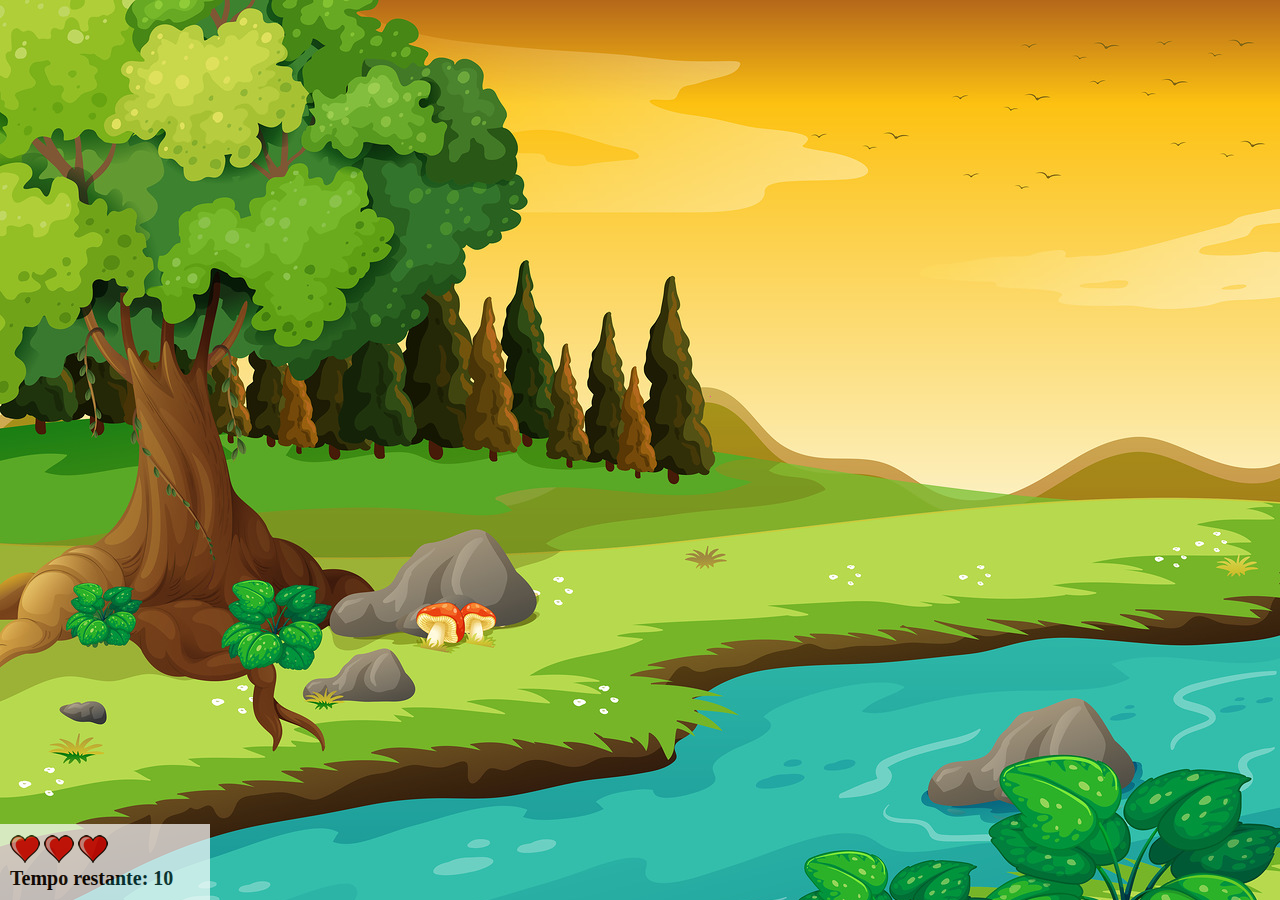
<file: index.html>
<!DOCTYPE html>
<html lang="en">
<head>
    <link rel="stylesheet" type="text/css" href="css/estilo.css">
    <meta charset="UTF-8">
    
    <meta name="viewport" content="width=device-width, initial-scale=1.0">
    <script src="scriptjogo.js"></script>
    <title>Joguinho Mata Mosquito</title>
    
</head>
<body onresize="redimencionatela()">

    <div class="painel">
        <div class="vidas">
            <img id="v1" src="imagens/coracao_cheio.png"/>
            <img id="v2" src="imagens/coracao_cheio.png"/>
            <img id="v3" src="imagens/coracao_cheio.png"/>
        </div>

        <div class="cronometro">Tempo restante: <span id="cronometro"></span></div>
    </div>
    
    <script>
        
        document.getElementById('cronometro').innerHTML = tempo

        var criaMosca = setInterval(function() {
            positionRandom()
        }, criaMosquitoTempo);
    </script>
</body>
</html>
</file>
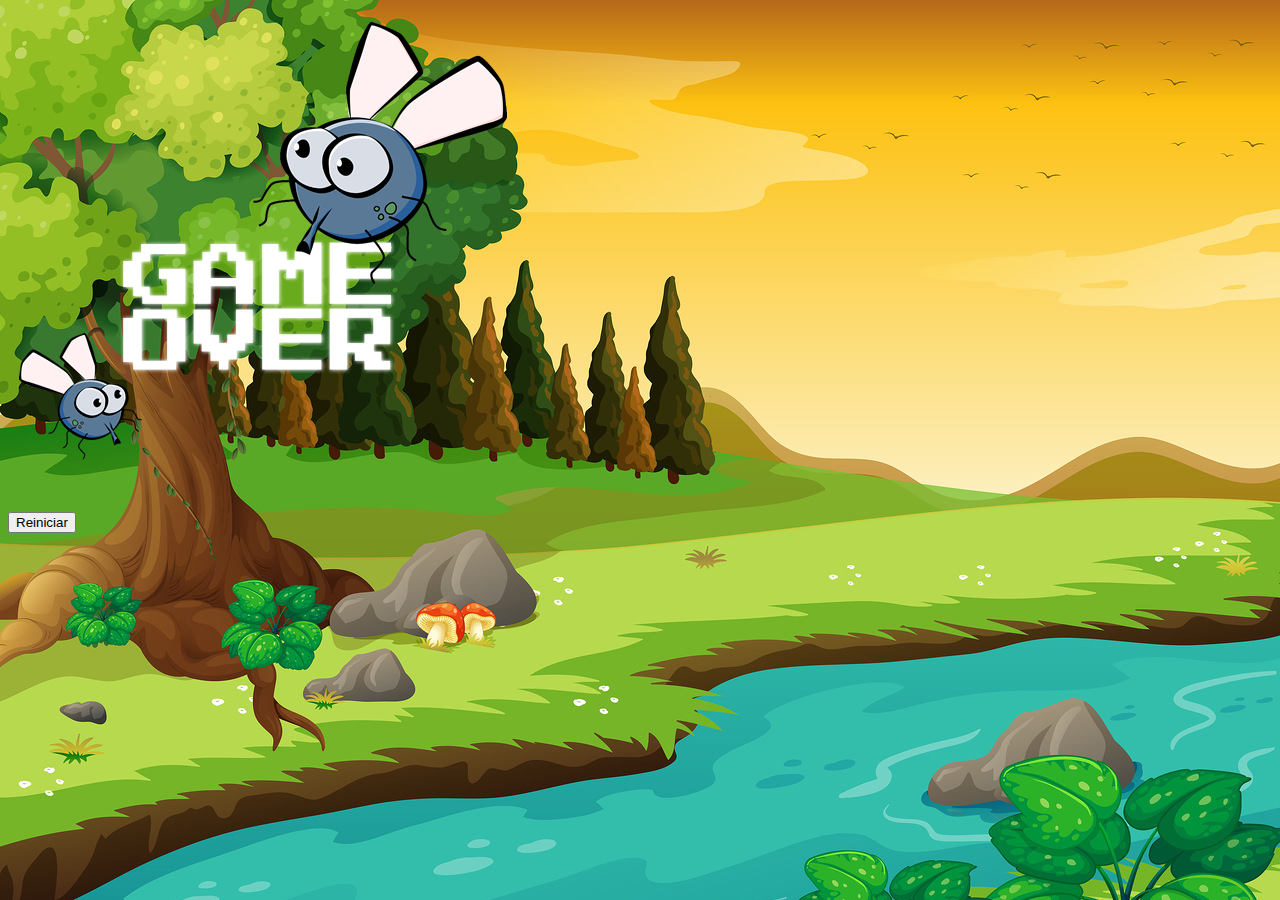
<file: gameover.html>
<!DOCTYPE html>
<html lang="en">
<head>
    <link rel="stylesheet" type="text/css" href="css/estilo.css">
    <meta charset="UTF-8">
    <link rel="stylesheet" href="https://stackpath.bootstrapcdn.com/bootstrap/4.5.0/css/bootstrap.min.css" integrity="sha384-9aIt2nRpC12Uk9gS9baDl411NQApFmC26EwAOH8WgZl5MYYxFfc+NcPb1dKGj7Sk" crossorigin="anonymous">
    <meta name="viewport" content="width=device-width, initial-scale=1.0">
    
    
    <title>GameOver</title>
</head>
<body>

    <div class="container">
        <div class="row">
            <div class="col">
                <div class="d-flex justify-content-center">
                    <img src="imagens/game_over.png"/>
                </div>
            </div>
        </div>
    </div>
    
    <div class="container">
        <div class="row">
            <div class="col">
                <div class="d-flex justify-content-center">
                    <button onclick="window.location.href='inicio.html'" type="button" class="btn btn-dark btn-lg">Reiniciar</button>
                </div>
            </div>
        </div>
    </div>

</body>
</html>
</file>
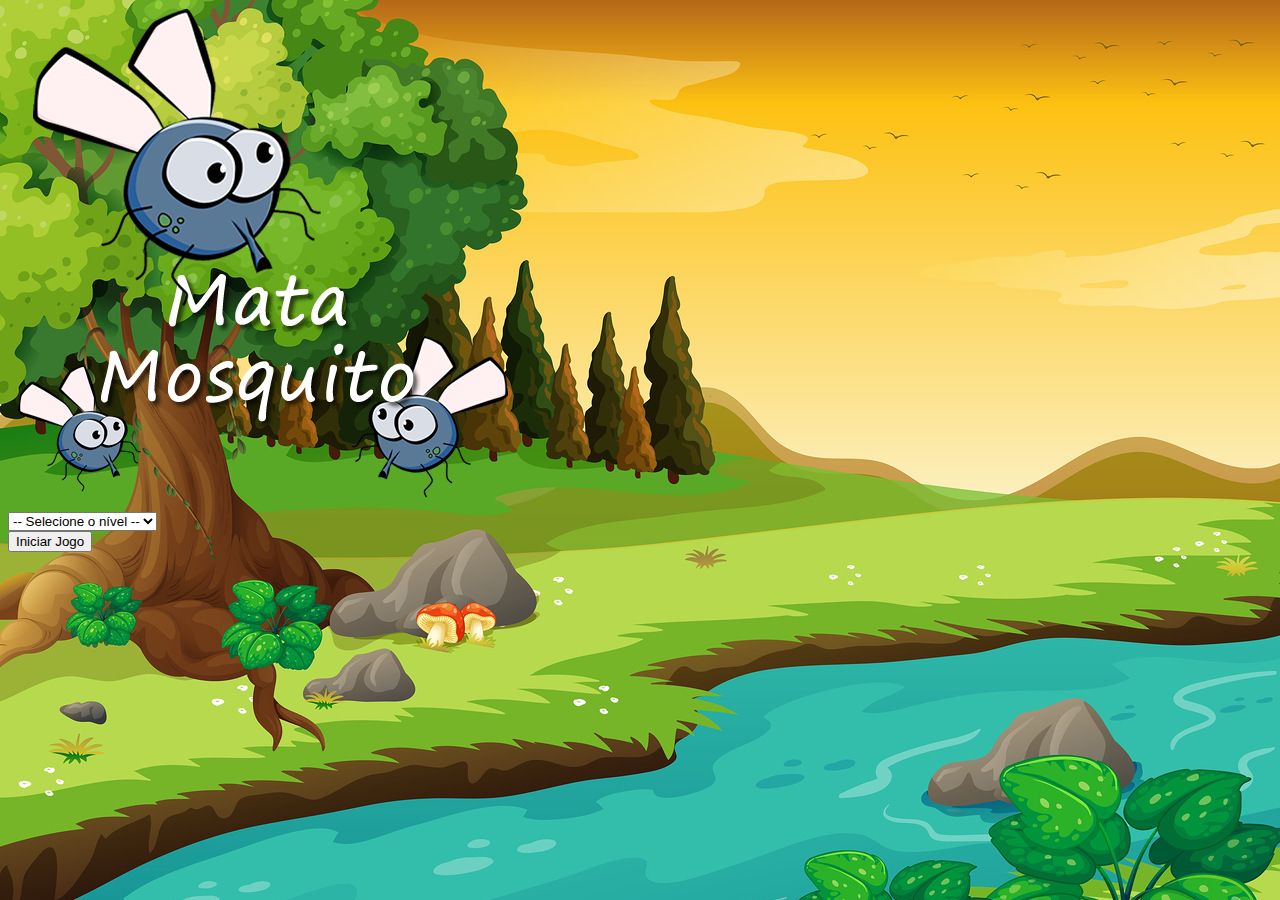
<file: inicio.html>
<!DOCTYPE html>
<html lang="en">
<head>
    <link rel="stylesheet" href="css/estilo.css">
    <meta charset="UTF-8">
    <link rel="stylesheet" href="https://stackpath.bootstrapcdn.com/bootstrap/4.5.0/css/bootstrap.min.css" integrity="sha384-9aIt2nRpC12Uk9gS9baDl411NQApFmC26EwAOH8WgZl5MYYxFfc+NcPb1dKGj7Sk" crossorigin="anonymous">
    <meta name="viewport" content="width=device-width, initial-scale=1.0">
    
    
    <script>
        function iniciarJogo() {
            var nivel = document.getElementById('nivel').value

            if (nivel === ''){
                alert('Seleciona um nível parar iniciar o jogo')
                return false
            }
            window.location.href = "index.html?" + nivel
        }
    </script>
    <title>Início Jogo</title>
</head>
<body>

    <div class="container">
        <div class="row">
            <div class="col">
                <div class="d-flex justify-content-center">
                    <img src="imagens/game.png"/>
                </div>
            </div>
        </div>
    </div>
    
    <div class="row">
        <div class="col">
            <div class="d-flex justify-content-center">
                <div class="mb-2">
                    <select id="nivel" class="form-control">
                        <option value="">-- Selecione o nível --</option>
                        <option value="normal">Normal</option>
                        <option value="dificil">Difícil</option>
                        <option value="chucknorris">Chucknorris</option>
                    </select>
                </div>
             </div>
         </div>
    </div>

    <div class="container">
        <div class="row">
            <div class="col">
                <div class="d-flex justify-content-center">
                    <button onclick="iniciarJogo()" type="button" class="btn btn-danger btn-lg">Iniciar Jogo</button>
                </div>
            </div>
        </div>
    </div>

</body>
</html>
</file>
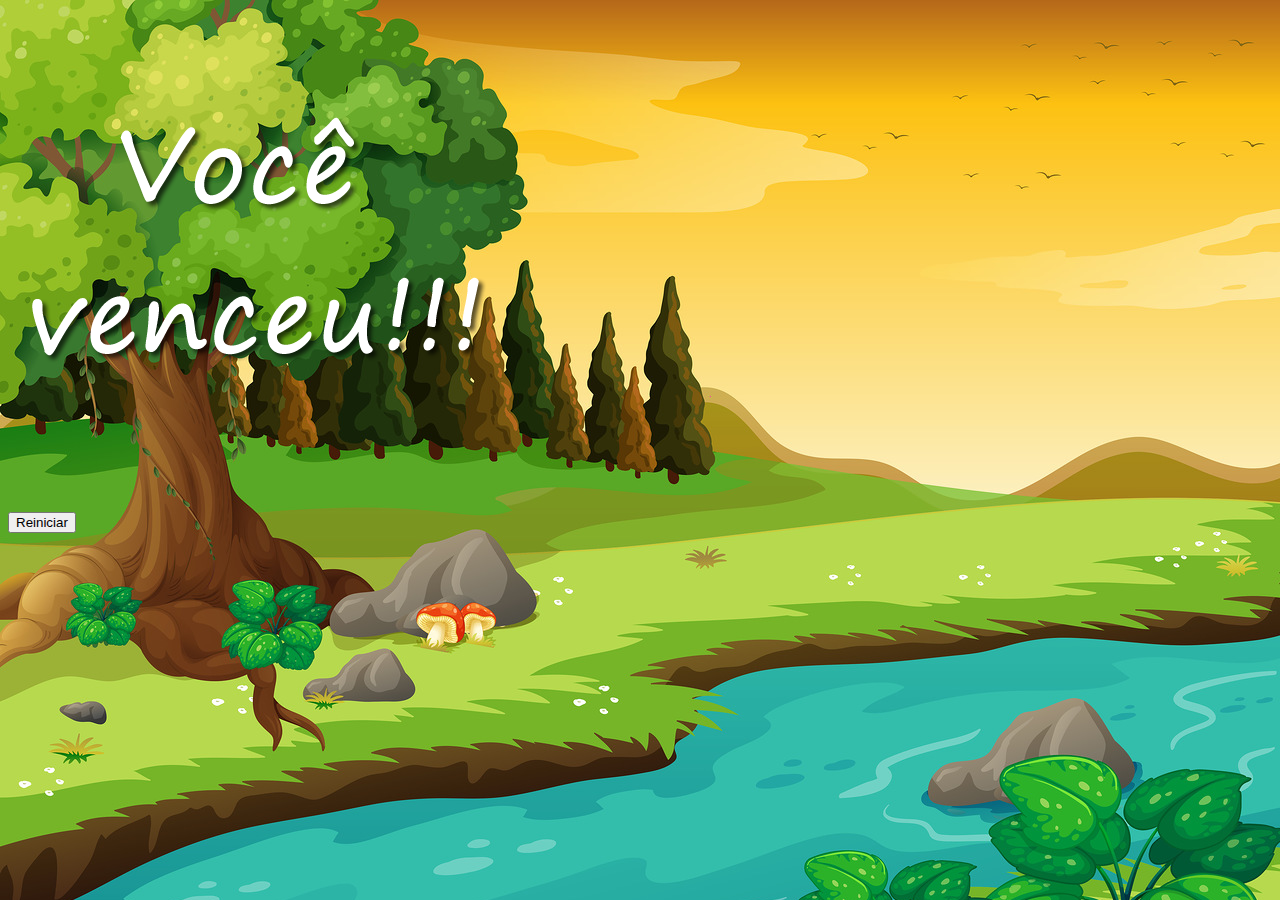
<file: win.html>
<!DOCTYPE html>
<html lang="en">
<head>
    <link rel="stylesheet" type="text/css" href="css/estilo.css">
    <meta charset="UTF-8">
    <link rel="stylesheet" href="https://stackpath.bootstrapcdn.com/bootstrap/4.5.0/css/bootstrap.min.css" integrity="sha384-9aIt2nRpC12Uk9gS9baDl411NQApFmC26EwAOH8WgZl5MYYxFfc+NcPb1dKGj7Sk" crossorigin="anonymous">
    <meta name="viewport" content="width=device-width, initial-scale=1.0">
    
    <title>GameOver</title>
</head>
<body>

    <div class="container">
        <div class="row">
            <div class="col">
                <div class="d-flex justify-content-center">
                    <img src="imagens/vitoria.png"/>
                </div>
            </div>
        </div>
    </div>
    
    <div class="container">
        <div class="row">
            <div class="col">
                <div class="d-flex justify-content-center">
                    <button onclick="window.location.href='inicio.html'" type="button" class="btn btn-dark btn-lg">Reiniciar</button>
                </div>
            </div>
        </div>
    </div>

</body>
</html>
</file>
<file: css/estilo.css>
body {
    background-image: url(../imagens/bg.jpg);
    background-repeat: no-repeat;
}

html {
    cursor: url(../imagens/desgraca.png);
}

.mosquito {
    height: 50px;
    width: 50px;
}

.mosquito1 {
    height: 70px;
    width: 70px;
}

.mosquito2 {
    height: 90px;
    width: 90px;
}

.ladoA{
    transform: scaleX(1)
}

.ladoB{
    transform: scaleX(-1)
}

.painel {
    position: absolute;
    width: 190px;
    padding: 10px;
    left: 0px;
    bottom: 0;
    border-top: solid 1px #fff;
    background-color: #fff;
    opacity: 0.7;
}

.vidas {
    float: left;
}

.cronometro {
    float: left;
    font-size: 20px;
    font-weight: bold;
}
</file>
